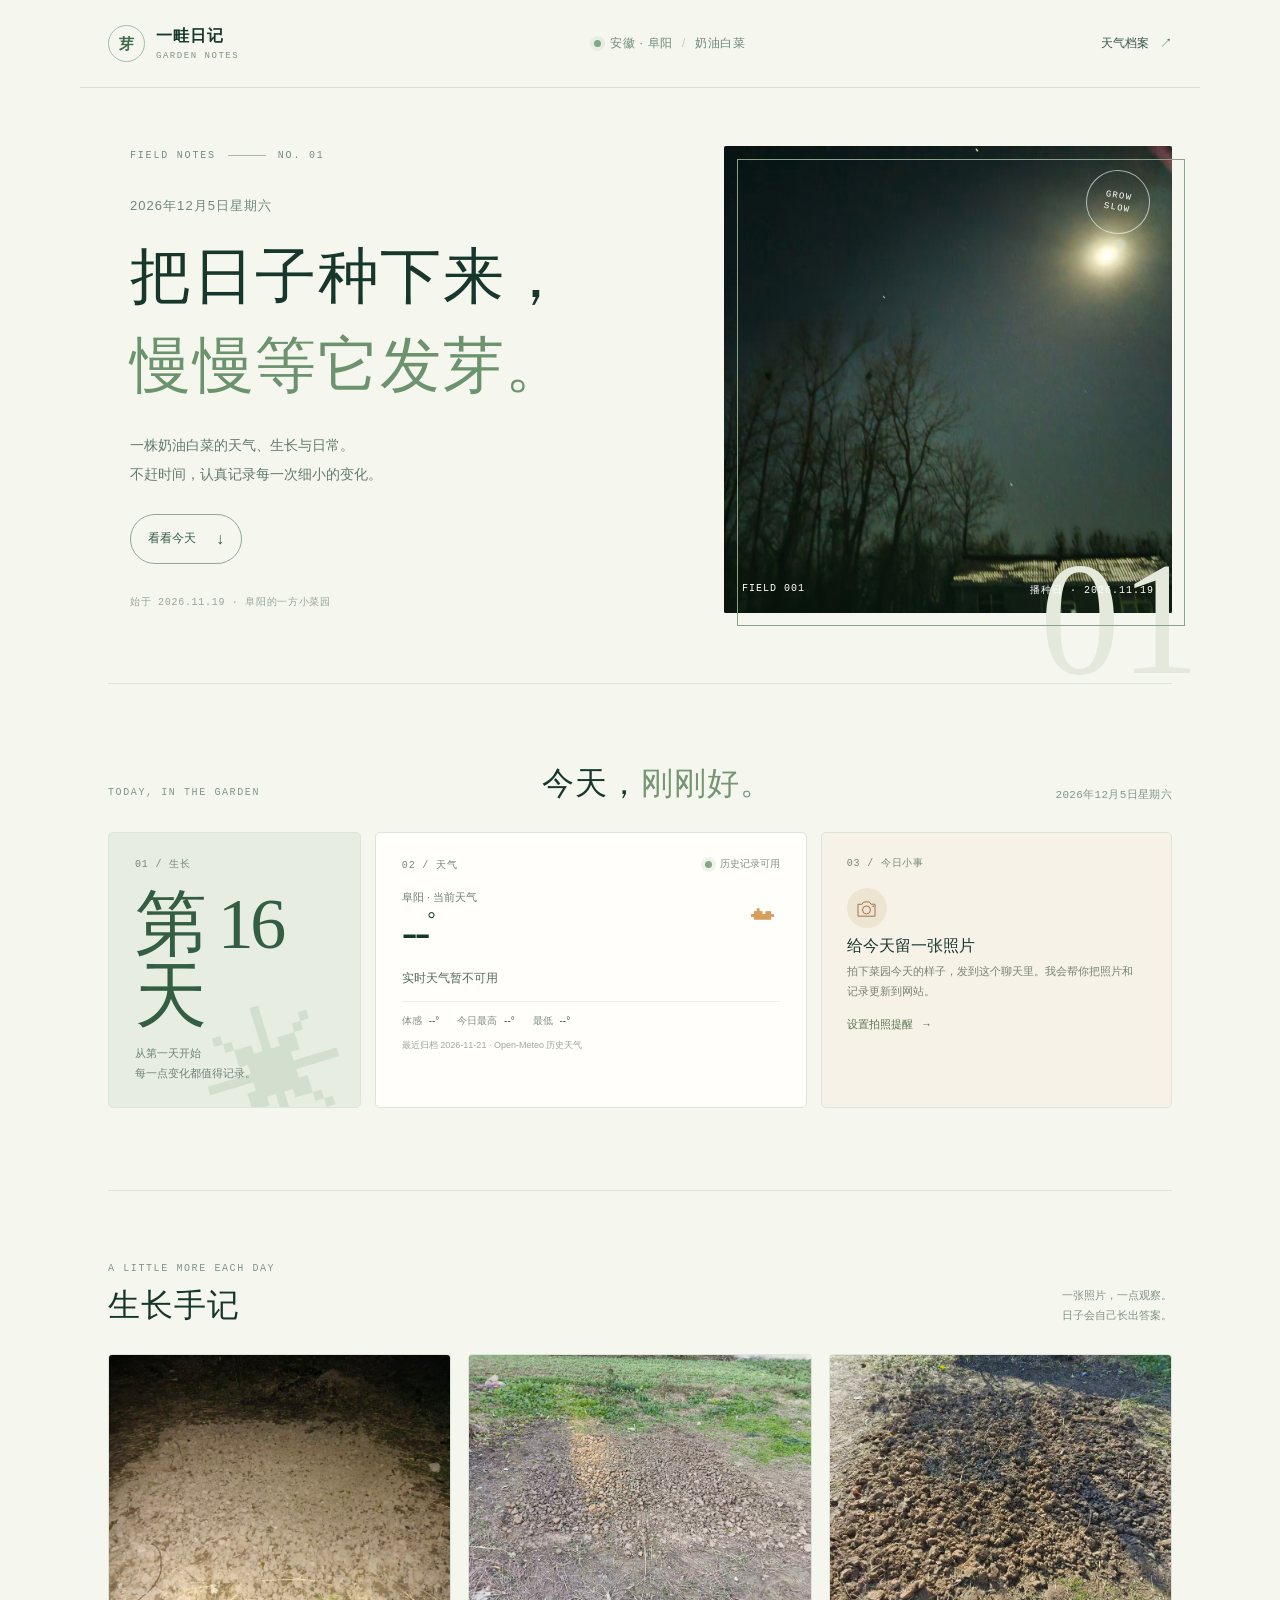
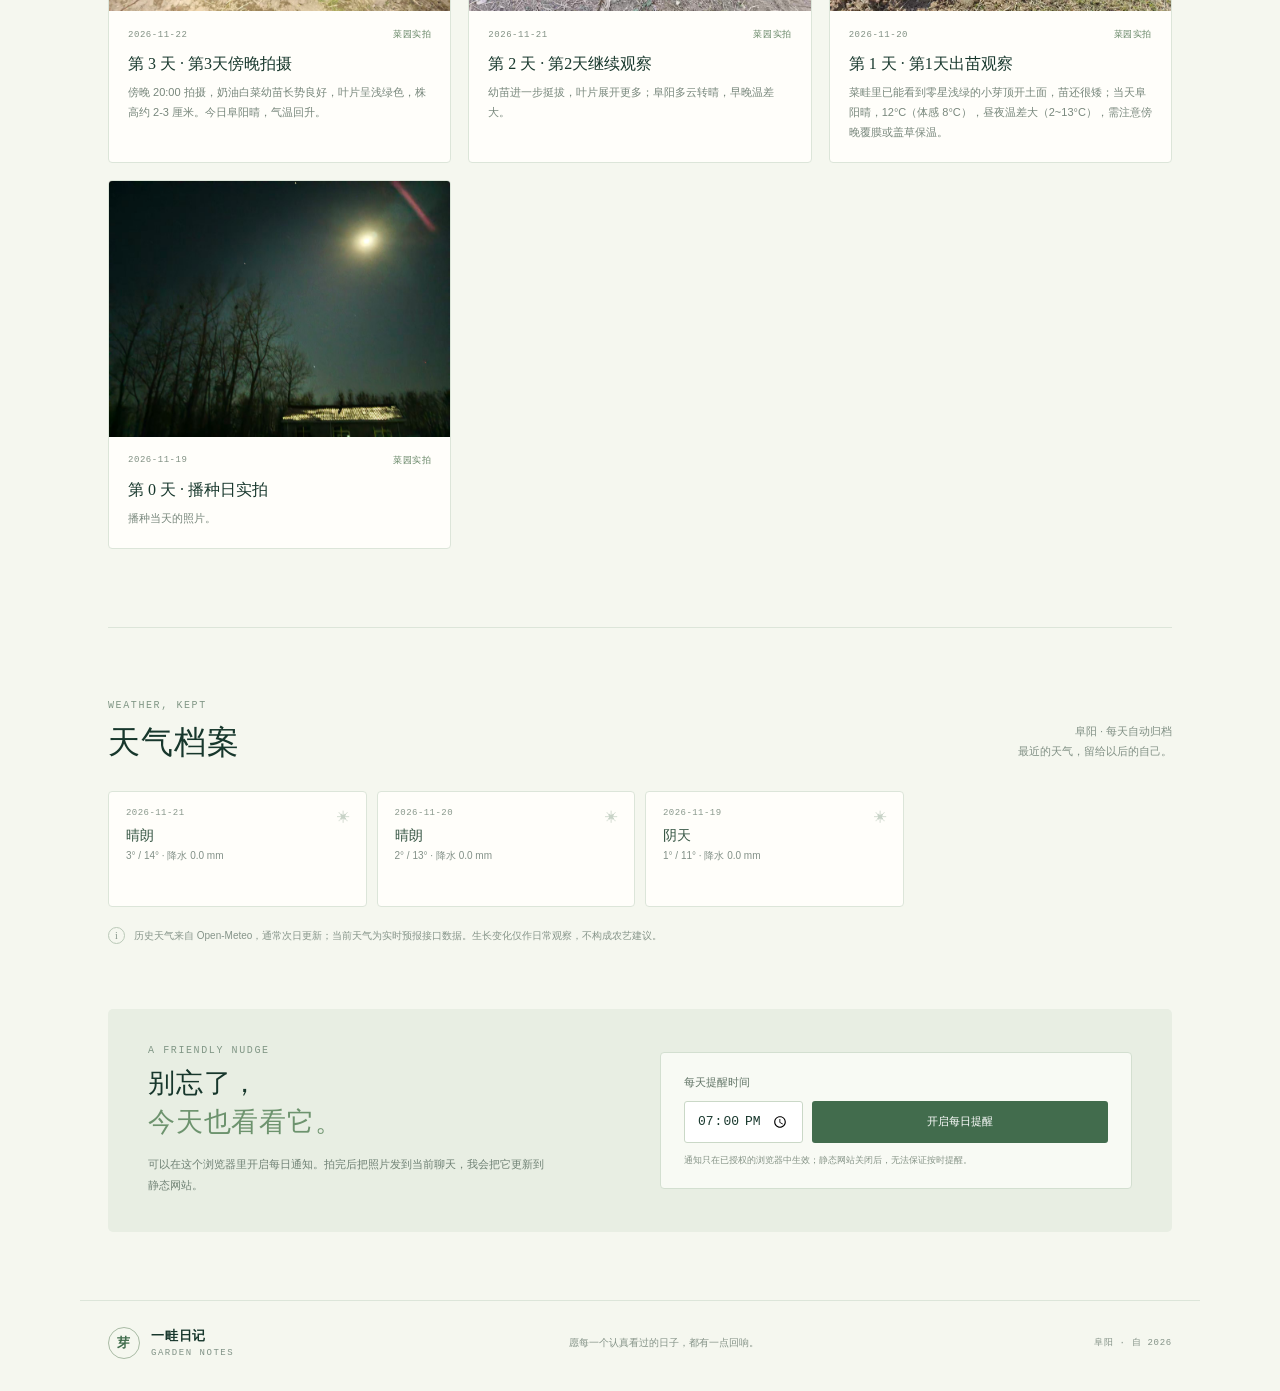
<file: index.html>
<!doctype html><html lang="zh-CN"><head><meta charset="utf-8"><meta http-equiv="refresh" content="0; url=garden/"><title>奶油白菜生长日记</title><link rel="canonical" href="garden/"><script>location.replace("garden/")</script></head><body>正在跳转到 <a href="garden/">奶油白菜生长日记</a>…</body></html>
</file>
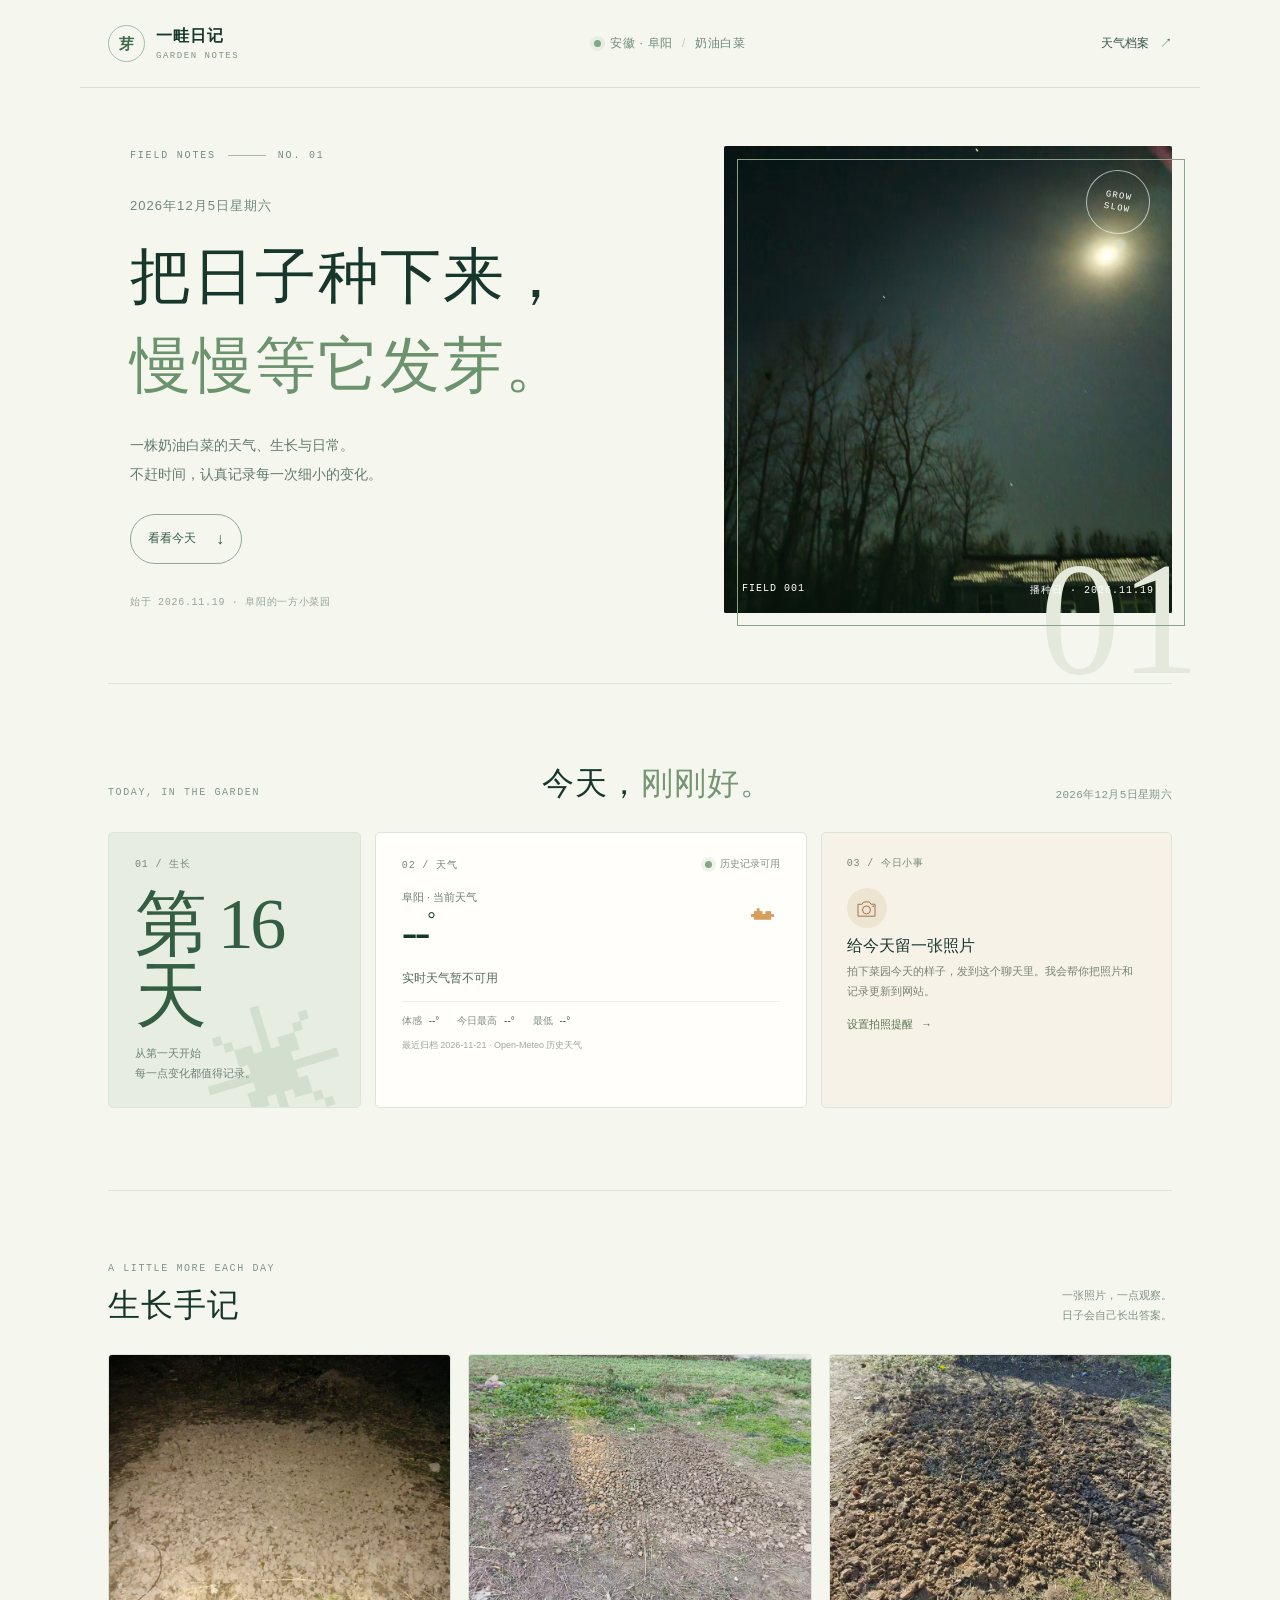
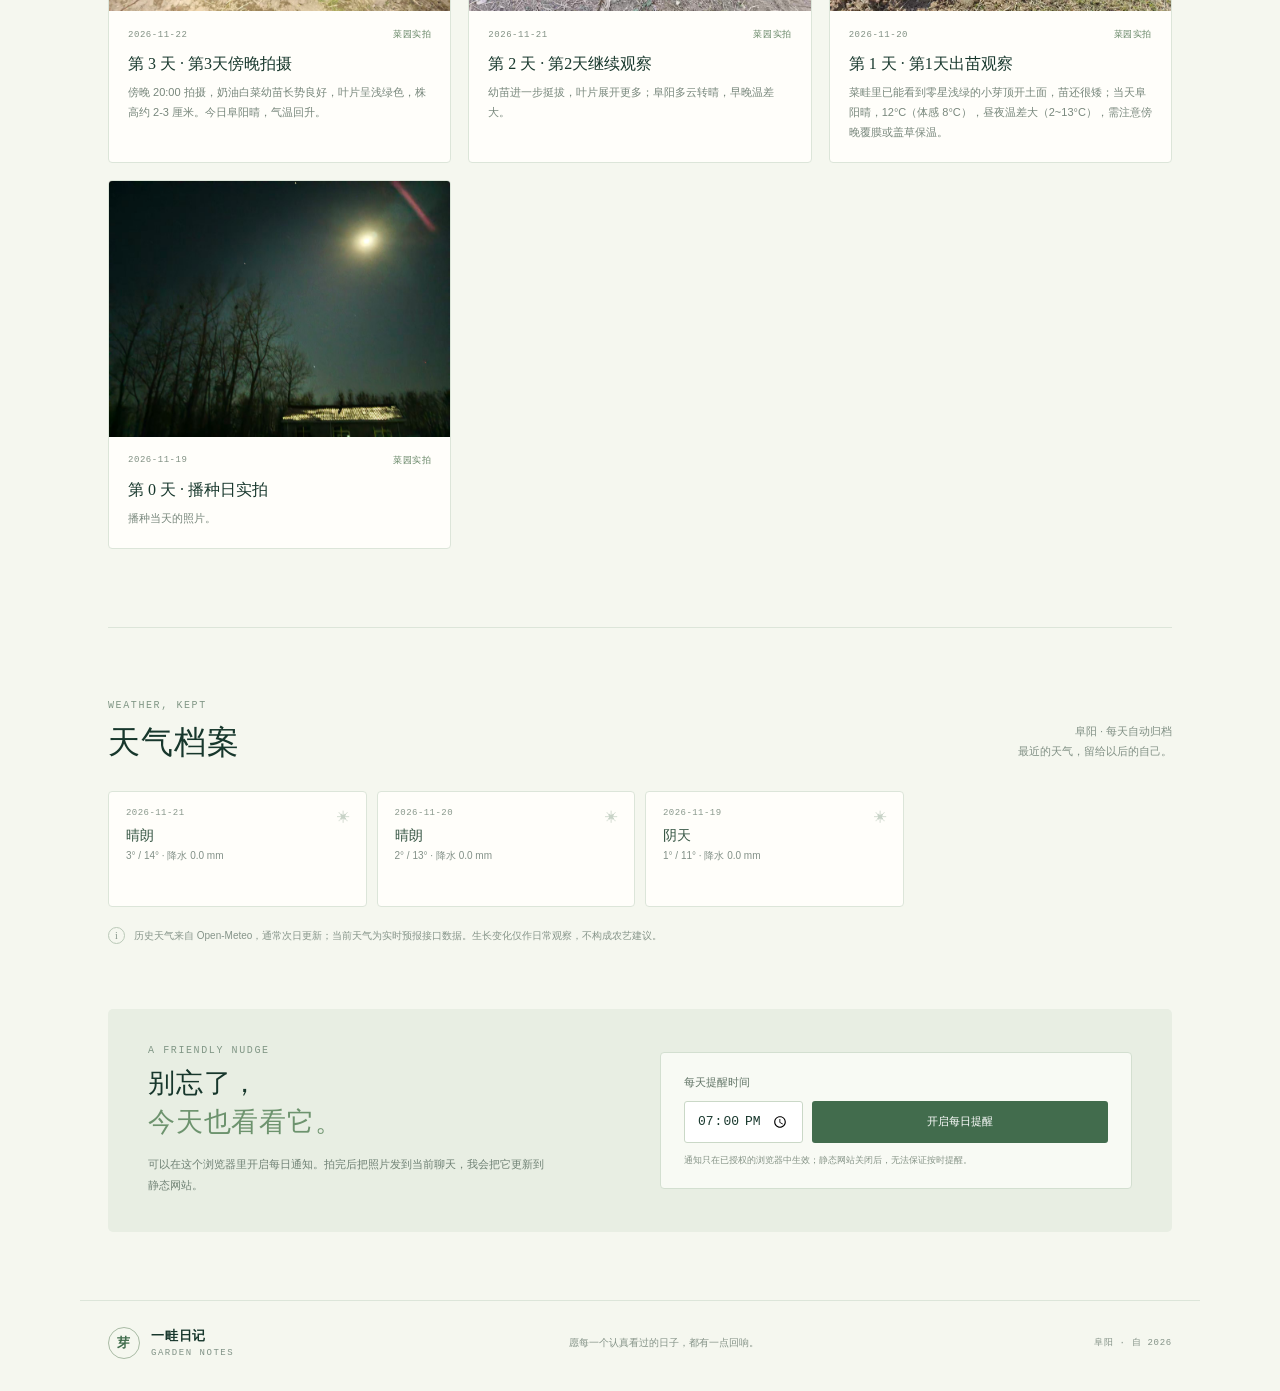
<file: garden/garden/index.html>
<!doctype html>
<html lang="zh-CN">
<head>
  <meta charset="utf-8">
  <meta name="viewport" content="width=device-width, initial-scale=1">
  <meta name="theme-color" content="#f5f7ef">
  <meta name="description" content="奶油白菜的天气与生长日记：在阜阳，记录每一天的天气、照片和一点点变化。">
  <title>一畦日记 · 奶油白菜天气与生长记录</title>
  <link rel="stylesheet" href="style.css">
</head>
<body>
  <header class="hero-shell">
    <nav class="topbar" aria-label="主导航">
      <a class="brand" href="#top" aria-label="一畦日记首页">
        <span class="brand-mark" aria-hidden="true">芽</span>
        <span>一畦日记<small>GARDEN NOTES</small></span>
      </a>
      <div class="nav-meta"><span class="live-dot" aria-hidden="true"></span>安徽 · 阜阳 <span class="nav-divider">/</span> 奶油白菜</div>
      <a class="nav-link" href="#archive">天气档案 <span aria-hidden="true">↗</span></a>
    </nav>

    <div class="hero" id="top">
      <div class="hero-copy">
        <p class="kicker"><span>FIELD NOTES</span><span class="kicker-line"></span><span>NO. 01</span></p>
        <p class="hero-date" id="hero-date">正在读取今天的日期…</p>
        <h1>把日子种下来，<br><em>慢慢等它发芽。</em></h1>
        <p class="hero-intro">一株奶油白菜的天气、生长与日常。<br>不赶时间，认真记录每一次细小的变化。</p>
        <a class="hero-cta" href="#today">看看今天 <span aria-hidden="true">↓</span></a>
        <p class="hero-caption">始于 2026.11.19 · 阜阳的一方小菜园</p>
      </div>
      <figure class="hero-photo">
        <img src="photos/2026-11-19-real.jpg" alt="播种当天，刚刚整理好的菜园土壤">
        <figcaption><span>FIELD 001</span><span>播种日 · 2026.11.19</span></figcaption>
        <span class="photo-stamp" aria-hidden="true">GROW<br>SLOW</span>
      </figure>
      <span class="hero-decoration" aria-hidden="true">01</span>
    </div>
  </header>

  <main>
    <section class="today-section" id="today" aria-labelledby="today-title">
      <div class="section-intro">
        <p class="eyebrow">TODAY, IN THE GARDEN</p>
        <h2 id="today-title">今天，<span>刚刚好。</span></h2>
        <p class="section-date" id="date"></p>
      </div>
      <div class="today-grid">
        <article class="day-card panel">
          <span class="card-index">01 / 生长</span>
          <div class="day-number" id="day">—</div>
          <p class="day-caption">从第一天开始<br>每一点变化都值得记录。</p>
          <span class="leaf-outline" aria-hidden="true">✳</span>
        </article>
        <article class="weather-card panel" aria-live="polite">
          <div class="weather-card-top"><span class="card-index">02 / 天气</span><span class="weather-status"><i></i><span id="weather-status">正在更新</span></span></div>
          <div class="weather-main"><div><p class="weather-place">阜阳 · 当前天气</p><strong class="weather-temp" id="current-temp">--<sup>°</sup></strong></div><span class="weather-symbol" id="weather-symbol" aria-hidden="true">☁</span></div>
          <p class="weather-summary" id="current-weather">正在连接天气服务…</p>
          <div class="weather-details"><span>体感 <b id="feels-like">--°</b></span><span>今日最高 <b id="max-temp">--°</b></span><span>最低 <b id="min-temp">--°</b></span></div>
          <p class="weather-foot" id="weather-foot">实时天气由 Open-Meteo 提供</p>
        </article>
        <article class="photo-card panel">
          <span class="card-index">03 / 今日小事</span>
          <div class="photo-icon" aria-hidden="true"><svg viewBox="0 0 44 44" fill="none"><path d="M7 14.5h7l3-4h10l3 4h7v21H7v-21Z" stroke="currentColor" stroke-width="1.7"/><circle cx="22" cy="24.5" r="7" stroke="currentColor" stroke-width="1.7"/><path d="M34 18h.01" stroke="currentColor" stroke-width="3" stroke-linecap="round"/></svg></div>
          <h3>给今天留一张照片</h3>
          <p>拍下菜园今天的样子，发到这个聊天里。我会帮你把照片和记录更新到网站。</p>
          <a class="text-link" href="#reminder">设置拍照提醒 <span aria-hidden="true">→</span></a>
        </article>
      </div>
    </section>

    <section class="journal-section" id="journal" aria-labelledby="journal-title">
      <div class="section-heading">
        <div><p class="eyebrow">A LITTLE MORE EACH DAY</p><h2 id="journal-title">生长手记</h2></div>
        <p class="heading-note">一张照片，一点观察。<br>日子会自己长出答案。</p>
      </div>
      <div class="entries" id="entries" aria-live="polite"><p class="empty-state">正在整理生长记录…</p></div>
    </section>

    <section class="archive-section" id="archive" aria-labelledby="archive-title">
      <div class="section-heading">
        <div><p class="eyebrow">WEATHER, KEPT</p><h2 id="archive-title">天气档案</h2></div>
        <p class="heading-note">阜阳 · 每天自动归档<br>最近的天气，留给以后的自己。</p>
      </div>
      <div class="archive" id="archive-list" aria-live="polite"><p class="empty-state">正在读取天气档案…</p></div>
      <p class="source-note"><span class="source-mark">i</span> 历史天气来自 Open-Meteo，通常次日更新；当前天气为实时预报接口数据。生长变化仅作日常观察，不构成农艺建议。</p>
    </section>

    <section class="reminder-section" id="reminder" aria-labelledby="reminder-title">
      <div class="reminder-copy"><p class="eyebrow">A FRIENDLY NUDGE</p><h2 id="reminder-title">别忘了，<br><em>今天也看看它。</em></h2><p>可以在这个浏览器里开启每日通知。拍完后把照片发到当前聊天，我会把它更新到静态网站。</p></div>
      <div class="reminder-panel">
        <label for="reminder-time">每天提醒时间</label>
        <div class="reminder-controls"><input type="time" id="reminder-time" value="19:00"><button type="button" id="reminder-button">开启每日提醒</button></div>
        <p id="reminder-status" class="reminder-status" aria-live="polite">通知只在已授权的浏览器中生效；静态网站关闭后，无法保证按时提醒。</p>
      </div>
    </section>
  </main>

  <footer class="footer">
    <a class="brand footer-brand" href="#top"><span class="brand-mark" aria-hidden="true">芽</span><span>一畦日记<small>GARDEN NOTES</small></span></a>
    <p>愿每一个认真看过的日子，都有一点回响。</p>
    <span class="footer-year">阜阳 · 自 2026</span>
  </footer>
  <script src="app.js" defer></script>
</body>
</html>
</file>
<file: garden/garden/style.css>
:root{--ink:#17372c;--ink-soft:#355449;--muted:#71877a;--leaf:#789676;--leaf-dark:#406c4c;--cream:#f5f7ef;--paper:#fffefa;--line:#dce5d9;--sun:#e7a25d;--serif:"Noto Serif SC","Songti SC",STSong,Georgia,serif;--sans:"DM Sans","PingFang SC","Microsoft YaHei",sans-serif;--mono:"DM Mono",monospace;--content:1120px}
*{box-sizing:border-box}
html{scroll-behavior:smooth;scroll-padding-top:24px}
body{margin:0;background:var(--cream);color:var(--ink);font-family:var(--sans);line-height:1.65;-webkit-font-smoothing:antialiased}
a{color:inherit}
:focus-visible{outline:2px solid #a36f3f;outline-offset:4px}
button,input{font:inherit}
.hero-shell{position:relative;overflow:hidden;background:var(--cream)}
.topbar{position:relative;z-index:2;max-width:var(--content);height:88px;margin:auto;padding:0 28px;display:flex;align-items:center;justify-content:space-between;border-bottom:1px solid rgba(23,55,44,.12)}
.brand{display:inline-flex;gap:11px;align-items:center;text-decoration:none;font-family:var(--serif);font-size:16px;font-weight:600;line-height:1.2;letter-spacing:.06em}
.brand small{display:block;margin-top:5px;color:#809286;font:9px var(--mono);letter-spacing:.17em}
.brand-mark{display:grid;place-items:center;width:37px;height:37px;border:1px solid #a9bba5;border-radius:50%;color:var(--leaf-dark);font-size:15px}
.nav-meta{display:flex;align-items:center;gap:9px;color:var(--muted);font-size:12px;letter-spacing:.06em}
.live-dot,.weather-status i{width:7px;height:7px;border-radius:50%;background:#82a784;box-shadow:0 0 0 4px #82a78420}
.nav-divider{color:#c2cdbf}
.nav-link{text-decoration:none;font-size:12px;color:var(--ink-soft)}
.nav-link span{padding-left:8px;color:var(--leaf-dark)}
.hero{position:relative;display:grid;grid-template-columns:1fr .83fr;gap:76px;align-items:center;max-width:var(--content);min-height:540px;margin:auto;padding:58px 28px 70px}
.hero-copy{position:relative;z-index:1;padding:4px 0 4px 22px}
.kicker{display:flex;align-items:center;gap:12px;margin:0 0 34px;color:#778d7d;font:10px var(--mono);letter-spacing:.18em}
.kicker-line{width:38px;height:1px;background:#aab9a8}
.hero-date{margin:0 0 17px;color:#71877a;font-size:13px;letter-spacing:.08em}
h1,h2,h3,p,figure{margin-top:0}
.hero h1{margin:0;color:var(--ink);font:500 clamp(38px,5.4vw,61px)/1.45 var(--serif);letter-spacing:.025em}
.hero h1 em,.reminder-copy h2 em{color:#6d936e;font-style:normal}
.hero-intro{margin:21px 0 25px;color:#657a6d;font-size:14px;line-height:2.05}
.hero-cta{display:inline-flex;align-items:center;gap:20px;padding:11px 17px;border:1px solid #93a992;border-radius:30px;color:#365b44;font-size:12px;text-decoration:none;transition:background .2s,color .2s,transform .2s}
.hero-cta:hover{background:var(--leaf-dark);color:white;transform:translateY(-2px)}
.hero-cta span{font-size:16px}
.hero-caption{margin:31px 0 0;color:#98a59a;font:10px var(--mono);letter-spacing:.07em}
.hero-photo{position:relative;margin:0;align-self:stretch;min-height:410px;background:#d7e0d2}
.hero-photo:before{position:absolute;z-index:1;inset:13px -13px -13px 13px;border:1px solid #8da18a;content:"";pointer-events:none}
.hero-photo img{position:relative;z-index:0;display:block;width:100%;height:100%;min-height:410px;object-fit:cover;object-position:center;border-radius:2px;filter:saturate(.85)}
.hero-photo:after{position:absolute;inset:0;content:"";background:linear-gradient(180deg,transparent 55%,rgba(17,40,29,.37));pointer-events:none}
.hero-photo figcaption{position:absolute;z-index:2;right:18px;bottom:16px;left:18px;display:flex;justify-content:space-between;gap:12px;color:white;font:10px var(--mono);letter-spacing:.1em}
.photo-stamp{position:absolute;z-index:2;top:24px;right:22px;display:grid;place-content:center;width:64px;height:64px;border:1px solid #fff9;border-radius:50%;color:white;text-align:center;font:9px/1.35 var(--mono);letter-spacing:.14em;transform:rotate(9deg)}
.hero-decoration{position:absolute;right:0;bottom:0;color:#e4e9dc;font:160px/.8 var(--serif);pointer-events:none;user-select:none}
main{max-width:var(--content);margin:auto;padding:0 28px}
.today-section{padding:76px 0 82px;border-top:1px solid var(--line)}
.section-intro{position:relative;display:flex;align-items:end;justify-content:space-between;gap:20px;margin-bottom:26px}
.eyebrow{margin:0 0 8px;color:#819786;font:10px var(--mono);letter-spacing:.16em}
.section-intro h2,.section-heading h2,.reminder-copy h2{margin:0;color:var(--ink);font:500 32px/1.45 var(--serif);letter-spacing:.03em}
.section-intro h2 span{color:#769575}
.section-date{margin:0 0 4px;color:#86958a;font:11px var(--mono);letter-spacing:.03em}
.today-grid{display:grid;grid-template-columns:.72fr 1.23fr 1fr;gap:14px}
.panel{position:relative;min-height:232px;overflow:hidden;border:1px solid var(--line);border-radius:5px;background:var(--paper)}
.day-card{padding:24px 26px;background:#e7ede1}
.card-index{display:block;color:#75897a;font:10px var(--mono);letter-spacing:.08em}
.day-number{position:relative;z-index:1;margin-top:17px;color:#345e43;font:500 clamp(46px,6vw,72px)/1 var(--serif);letter-spacing:-.05em}
.day-caption{position:relative;z-index:1;margin:12px 0 0;color:#718278;font-size:11px;line-height:1.75}
.leaf-outline{position:absolute;right:7px;bottom:-38px;color:#d2dfcf;font:144px/.9 var(--serif);transform:rotate(-17deg)}
.weather-card{padding:23px 26px;background:#fffefa}
.weather-card-top{display:flex;align-items:center;justify-content:space-between}
.weather-status{display:inline-flex;align-items:center;gap:8px;color:#819386;font-size:10px}
.weather-main{display:flex;align-items:center;justify-content:space-between;margin-top:11px}
.weather-place{margin:0 0 2px;color:#6d8274;font-size:11px}
.weather-temp{color:var(--ink);font:500 47px/1 var(--serif);letter-spacing:-.06em}
.weather-temp sup{font:20px var(--serif);vertical-align:top}
.weather-symbol{margin-right:6px;color:#d69d5d;font-size:46px}
.weather-summary{margin:9px 0 12px;color:#526a5a;font-size:12px}
.weather-details{display:flex;flex-wrap:wrap;gap:18px;padding-top:11px;border-top:1px solid #edf0e9;color:#829087;font-size:10px}
.weather-details b{margin-left:4px;color:#425f4b;font-weight:500}
.weather-foot{margin:9px 0 0;color:#9ba79c;font-size:9px}
.photo-card{padding:23px 25px;background:#f7f2e8}
.photo-icon{display:grid;place-items:center;width:40px;height:40px;margin:18px 0 8px;border-radius:50%;background:#eee4d2;color:#9d7145}
.photo-icon svg{width:25px;height:25px}
.photo-card h3{margin:0 0 5px;font:500 16px var(--serif)}
.photo-card p{max-width:290px;margin:0;color:#788276;font-size:11px;line-height:1.8}
.text-link{display:inline-block;margin-top:13px;color:#55744f;font-size:11px;text-decoration:none}
.text-link span{padding-left:5px}
.journal-section,.archive-section{padding:72px 0 78px;border-top:1px solid var(--line)}
.section-heading{display:flex;align-items:end;justify-content:space-between;gap:20px;margin-bottom:26px}
.heading-note{margin:0 0 3px;color:#819085;font-size:11px;line-height:1.8;text-align:right}
.entries{display:grid;grid-template-columns:repeat(3,minmax(0,1fr));gap:17px}
.entry{overflow:hidden;border:1px solid var(--line);border-radius:4px;background:var(--paper);transition:transform .2s,box-shadow .2s}
.entry:hover{transform:translateY(-3px);box-shadow:0 12px 30px #314d3810}
.entry-photo{position:relative;display:block;width:100%;aspect-ratio:4/3;object-fit:cover;background:#e8ede4}
.entry-placeholder{display:grid;place-items:center;width:100%;aspect-ratio:4/3;background:linear-gradient(145deg,#e7eee4,#f4f1e7);color:#8da38d;font:38px var(--serif)}
.entry-body{padding:17px 19px 19px}
.entry-meta{display:flex;align-items:center;justify-content:space-between;gap:10px;color:#829184;font:9px var(--mono);letter-spacing:.06em}
.entry-source{color:#638363}
.entry h3{margin:11px 0 7px;font:500 16px/1.5 var(--serif)}
.entry p{margin:0;color:#78877c;font-size:11px;line-height:1.8}
.empty-state{grid-column:1/-1;margin:0;padding:34px 20px;border:1px dashed #ccd8cb;border-radius:4px;color:#849388;font-size:12px;text-align:center}
.archive-section{padding-bottom:64px}
.archive{display:grid;grid-template-columns:repeat(4,minmax(0,1fr));gap:10px}
.weather-row{position:relative;min-height:116px;padding:16px 17px;border:1px solid var(--line);border-radius:4px;background:#fffefa}
.weather-row:before{position:absolute;top:15px;right:16px;color:#c8d3c7;font-size:13px;content:"✳"}
.weather-row time{display:block;color:#8a998d;font:9px var(--mono);letter-spacing:.05em}
.weather-row strong{display:block;margin:9px 0 3px;color:#395846;font:500 14px var(--serif)}
.weather-row p{margin:0;color:#829087;font-size:10px}
.source-note{display:flex;align-items:center;gap:9px;margin:20px 0 0;color:#86958a;font-size:10px;line-height:1.8}
.source-mark{flex:none;display:grid;place-items:center;width:17px;height:17px;border:1px solid #bac9b8;border-radius:50%;font:10px var(--serif)}
.reminder-section{display:grid;grid-template-columns:1fr 1fr;gap:40px;align-items:center;margin:0 0 68px;padding:36px 40px;border-radius:5px;background:#e8eee3}
.reminder-copy h2{font-size:27px}
.reminder-copy p:last-child{max-width:400px;margin:12px 0 0;color:#708275;font-size:11px;line-height:1.9}
.reminder-panel{padding:20px 23px;border:1px solid #d3dfd0;border-radius:4px;background:#f8faf4}
.reminder-panel label{display:block;margin-bottom:10px;color:#617466;font-size:11px}
.reminder-controls{display:flex;gap:9px}
.reminder-controls input{min-width:0;padding:10px 12px;border:1px solid #cad8c7;border-radius:3px;background:white;color:var(--ink);font:13px var(--mono)}
.reminder-controls button{flex:1;padding:10px 14px;border:0;border-radius:3px;background:#426c4d;color:white;font:500 11px var(--sans);cursor:pointer;transition:background .2s}
.reminder-controls button:hover{background:#31583c}
.reminder-status{margin:10px 0 0;color:#859386;font-size:9px;line-height:1.7}
.reminder-status.is-success{color:#426c4d}
.reminder-status.is-error{color:#a65a4d}
.footer{display:flex;align-items:center;justify-content:space-between;gap:20px;max-width:var(--content);margin:auto;padding:26px 28px 32px;border-top:1px solid var(--line)}
.footer-brand{font-size:13px}
.footer-brand .brand-mark{width:32px;height:32px;font-size:13px}
.footer p,.footer-year{margin:0;color:#859388;font-size:10px}
.footer-year{font:9px var(--mono);letter-spacing:.08em}

@media(max-width:850px){.hero{gap:42px;min-height:490px}.hero-copy{padding-left:4px}.today-grid{grid-template-columns:.8fr 1.2fr}.photo-card{grid-column:1/-1;min-height:190px}.photo-icon{float:left;margin:14px 15px 5px 0}.photo-card p{max-width:600px}.entries{grid-template-columns:repeat(2,minmax(0,1fr))}.archive{grid-template-columns:repeat(3,minmax(0,1fr))}}
@media(max-width:600px){.topbar{height:70px;padding:0 20px}.nav-meta{gap:6px;font-size:10px}.nav-link{font-size:0}.nav-link span{font-size:17px}.hero{grid-template-columns:1fr;gap:34px;min-height:0;padding:41px 20px 52px}.hero-copy{padding:0}.kicker{margin-bottom:23px}.hero h1{font-size:42px}.hero-intro{font-size:13px}.hero-caption{margin-top:22px}.hero-photo{min-height:280px;margin:0 8px 8px 0}.hero-photo img{min-height:280px}.hero-decoration{right:-14px;font-size:110px}.today-section{padding:52px 0 56px}main{padding:0 20px}.section-intro{display:block;margin-bottom:20px}.section-date{margin-top:9px}.section-intro h2,.section-heading h2{font-size:27px}.today-grid{grid-template-columns:1fr 1fr;gap:9px}.panel{min-height:205px}.day-card,.weather-card,.photo-card{padding:19px}.day-number{font-size:56px}.weather-temp{font-size:39px}.weather-symbol{font-size:35px}.weather-details{gap:9px}.photo-card{grid-column:1/-1;min-height:176px}.photo-icon{width:34px;height:34px;margin:13px 12px 5px 0}.photo-card h3{font-size:15px}.journal-section,.archive-section{padding:52px 0 56px}.section-heading{align-items:start}.heading-note{font-size:10px}.entries{grid-template-columns:1fr;gap:12px}.entry{display:grid;grid-template-columns:38% 1fr;min-height:130px}.entry-photo,.entry-placeholder{height:100%;min-height:130px;aspect-ratio:auto}.entry-body{display:flex;flex-direction:column;justify-content:center;padding:13px}.entry h3{margin:8px 0 5px;font-size:14px}.entry p{font-size:10px}.entry-meta{font-size:8px}.archive{grid-template-columns:repeat(2,minmax(0,1fr));gap:8px}.weather-row{min-height:105px;padding:13px}.weather-row strong{font-size:12px}.source-note{align-items:flex-start;font-size:9px}.reminder-section{grid-template-columns:1fr;gap:20px;margin-bottom:48px;padding:26px 22px}.reminder-copy h2{font-size:24px}.reminder-panel{padding:17px}.footer{flex-wrap:wrap;padding:21px 20px 26px}.footer p{order:3;flex-basis:100%;padding-left:43px}.footer-year{margin-left:auto}}
@media(prefers-reduced-motion:reduce){html{scroll-behavior:auto}*,*:before,*:after{transition:none!important}}
</file>
